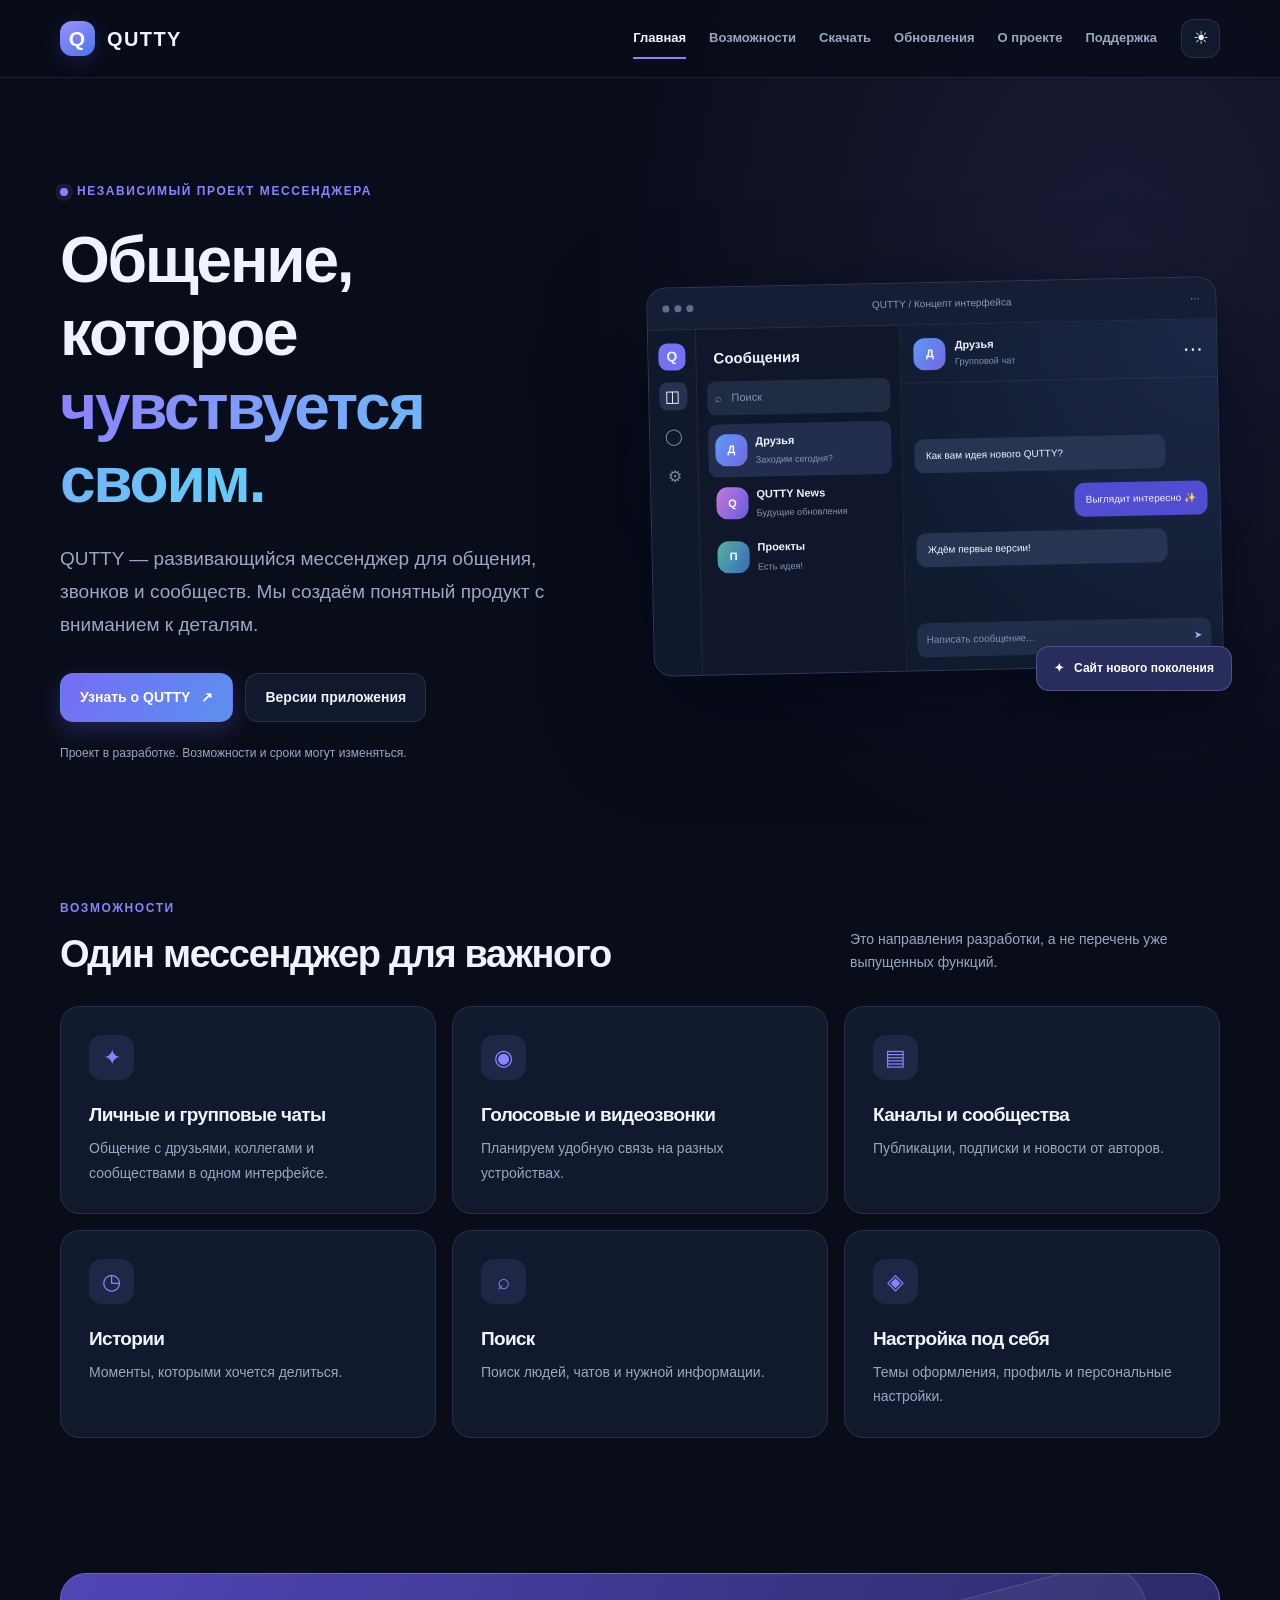
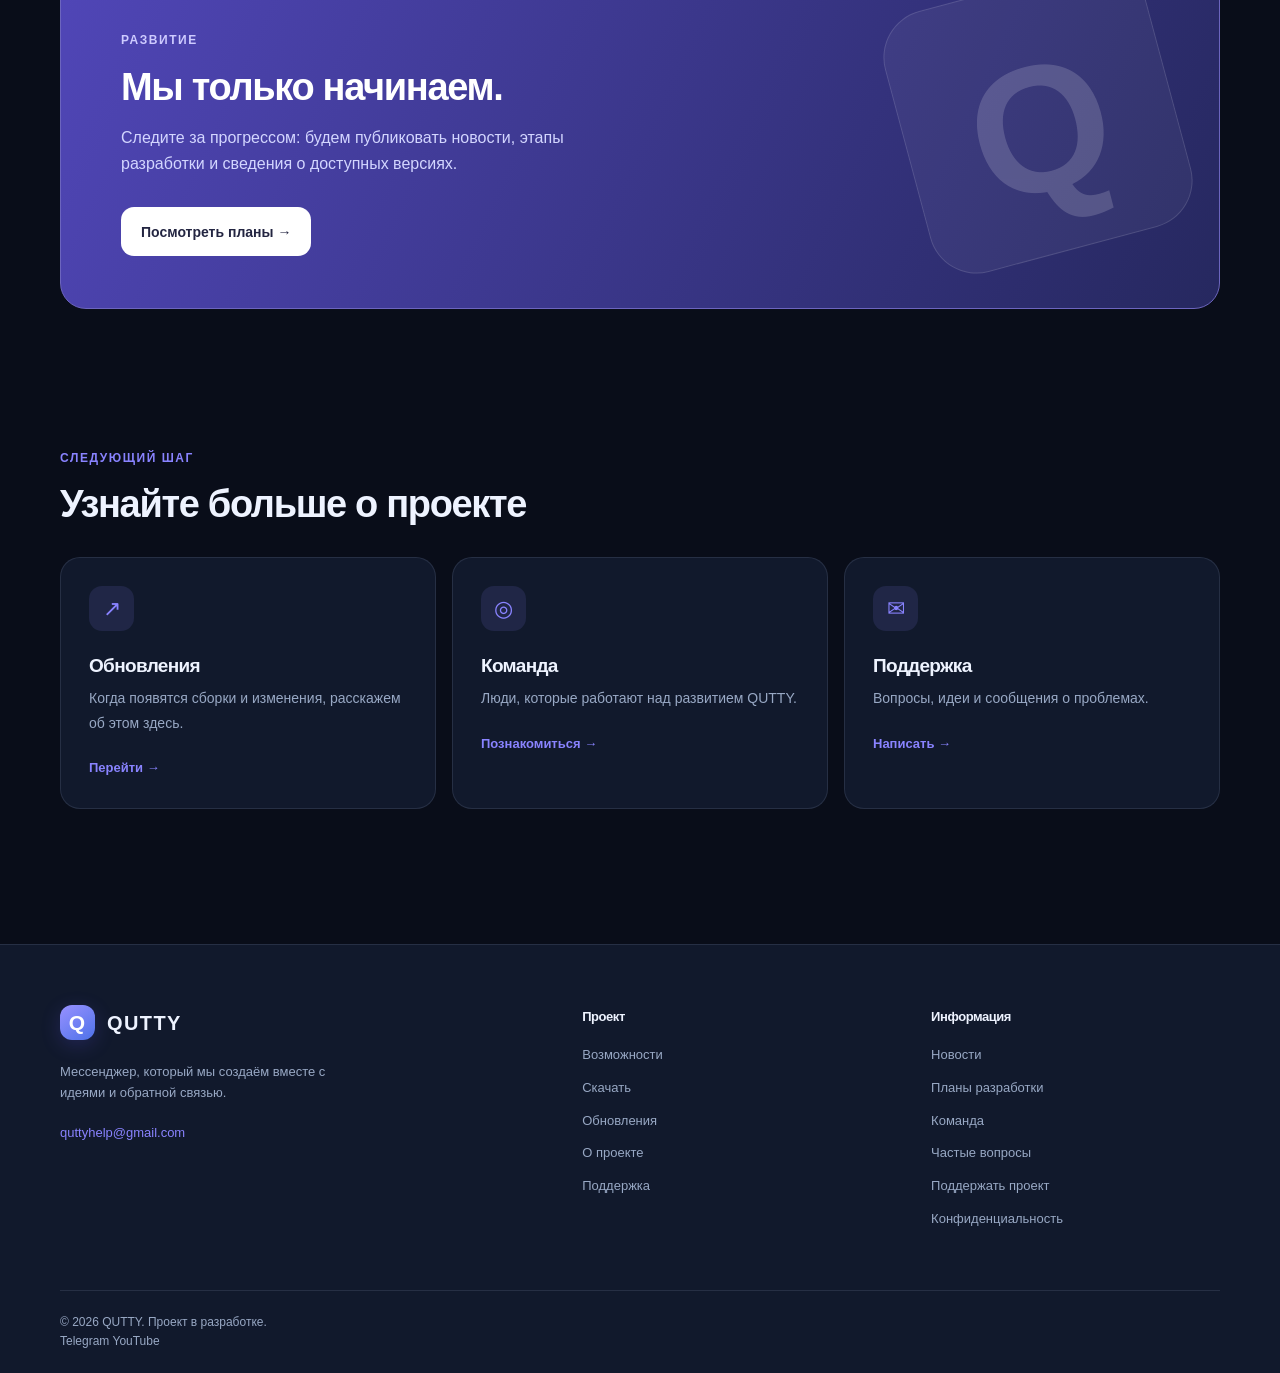
<file: index.html>
<!DOCTYPE html>
<html lang="ru">
<head>
  <meta charset="UTF-8">
  <meta name="viewport" content="width=device-width, initial-scale=1.0">
  <meta name="description" content="QUTTY — проект мессенджера для общения.">
  <title>Главная — QUTTY</title>
  <link rel="stylesheet" href="css/style.css">
  <script src="js/script.js" defer></script>
</head>
<body data-page="home">
  <div id="app"></div>
  <noscript>Для просмотра этого макета QUTTY включите JavaScript в браузере.</noscript>
</body>
</html>
</file>
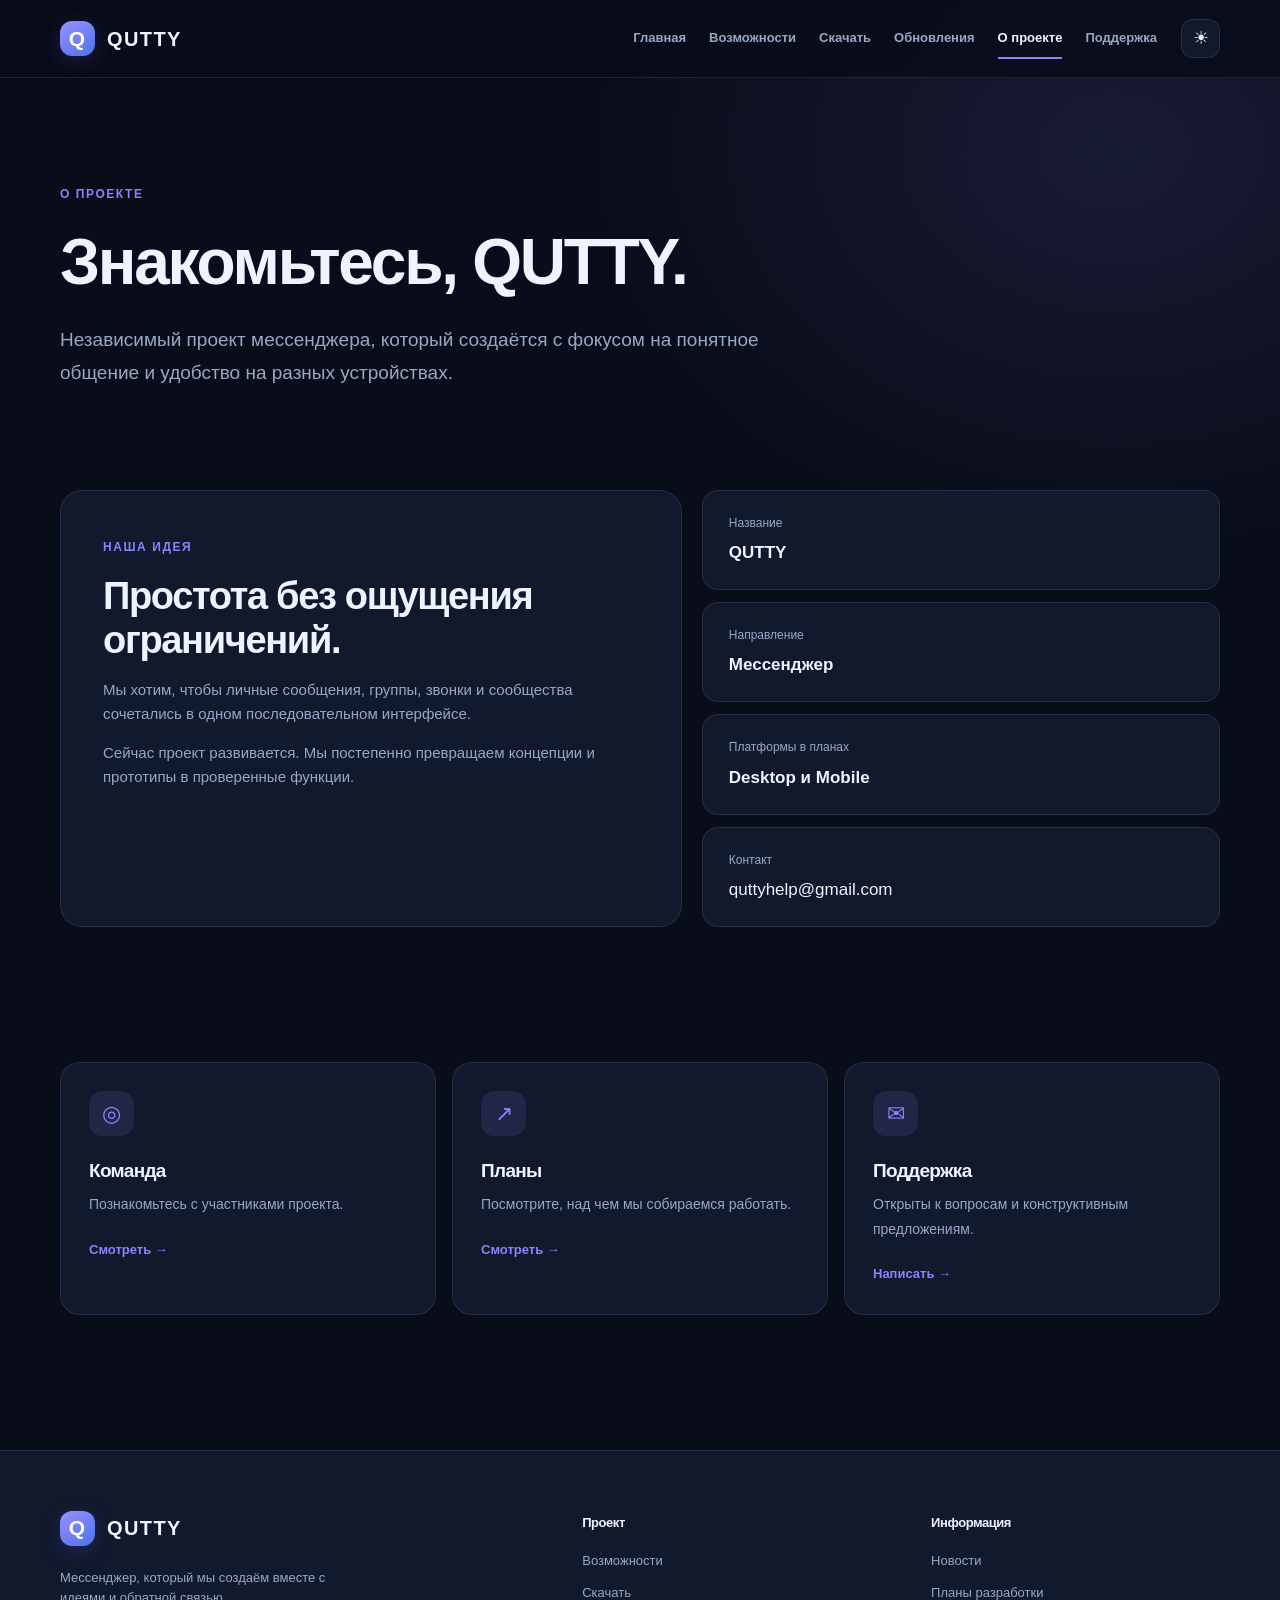
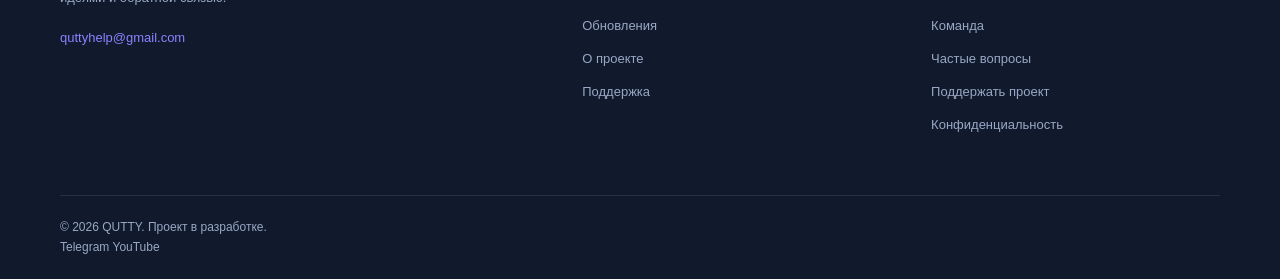
<file: about.html>
<!DOCTYPE html>
<html lang="ru">
<head>
  <meta charset="UTF-8">
  <meta name="viewport" content="width=device-width, initial-scale=1.0">
  <meta name="description" content="Информация о мессенджере QUTTY.">
  <title>О проекте — QUTTY</title>
  <link rel="stylesheet" href="css/style.css">
  <script src="js/script.js" defer></script>
</head>
<body data-page="about">
  <div id="app"></div>
  <noscript>Для просмотра этого макета QUTTY включите JavaScript в браузере.</noscript>
</body>
</html>
</file>
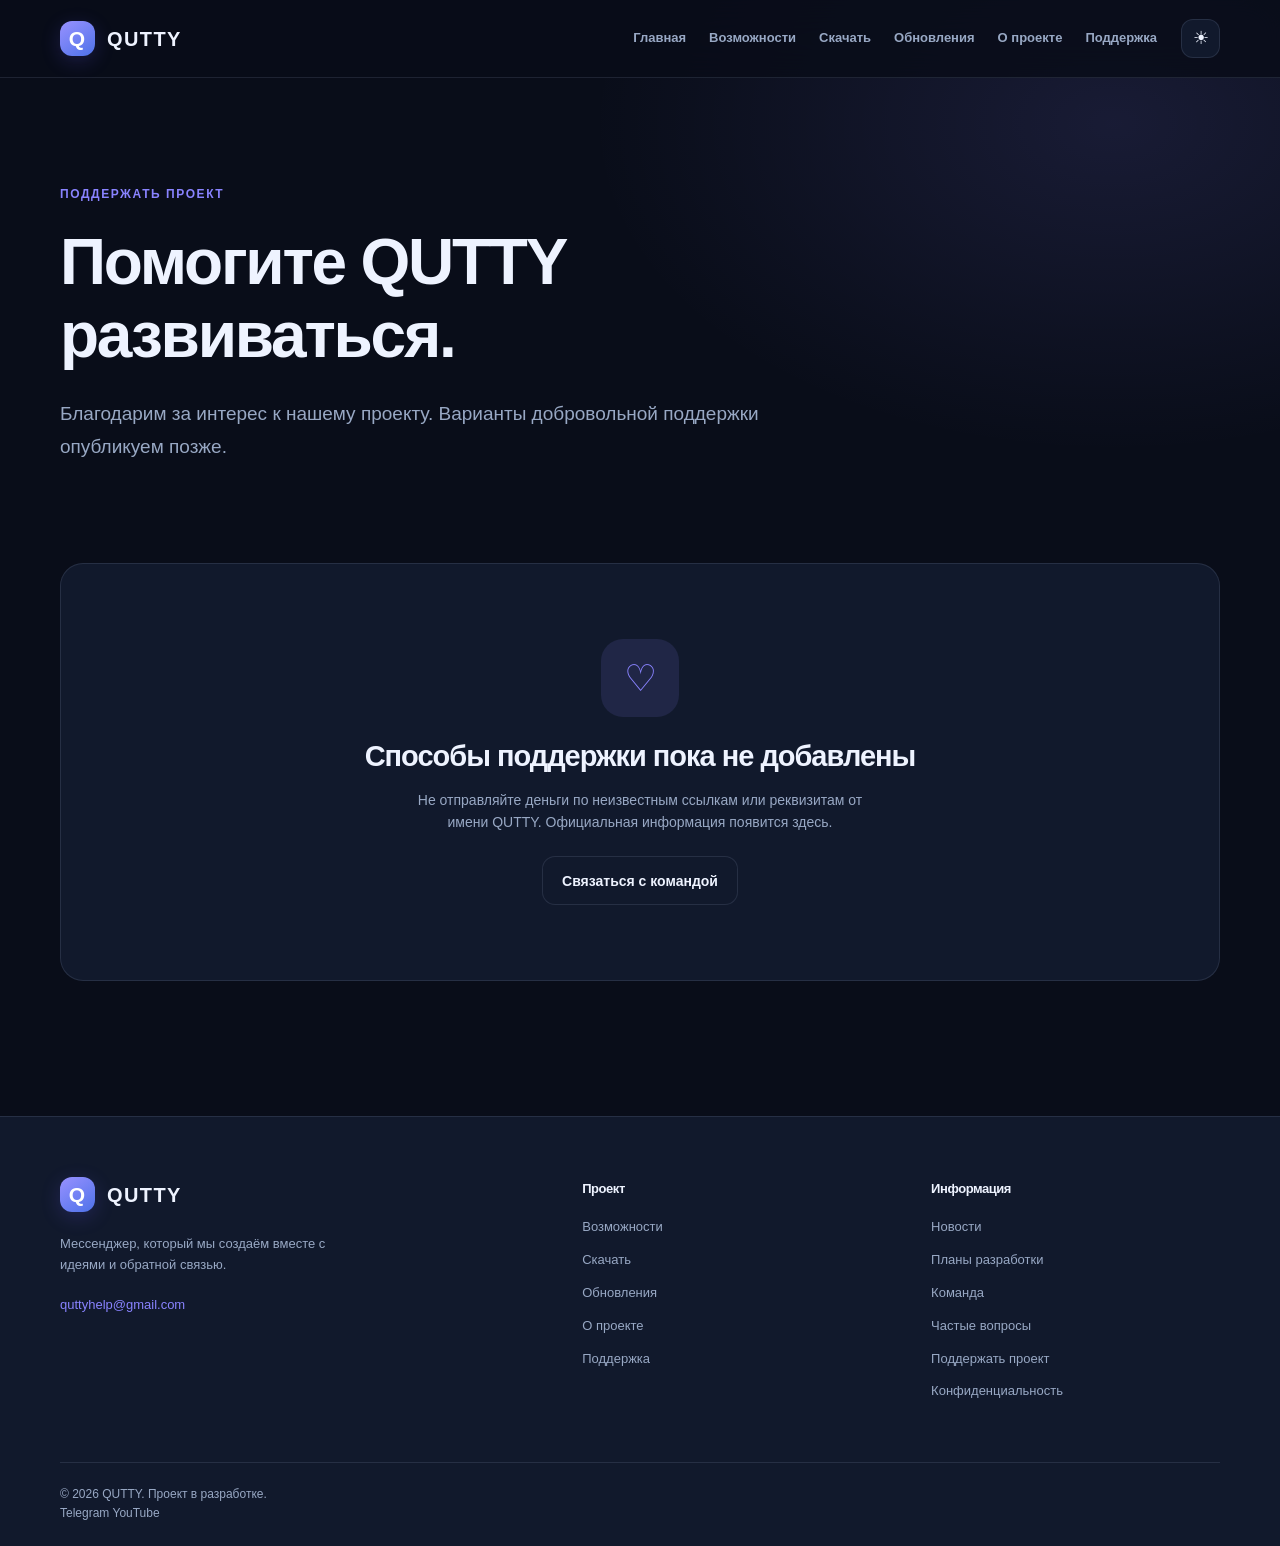
<file: donate.html>
<!DOCTYPE html>
<html lang="ru">
<head>
  <meta charset="UTF-8">
  <meta name="viewport" content="width=device-width, initial-scale=1.0">
  <meta name="description" content="Добровольная поддержка проекта QUTTY.">
  <title>Поддержать — QUTTY</title>
  <link rel="stylesheet" href="css/style.css">
  <script src="js/script.js" defer></script>
</head>
<body data-page="donate">
  <div id="app"></div>
  <noscript>Для просмотра этого макета QUTTY включите JavaScript в браузере.</noscript>
</body>
</html>
</file>
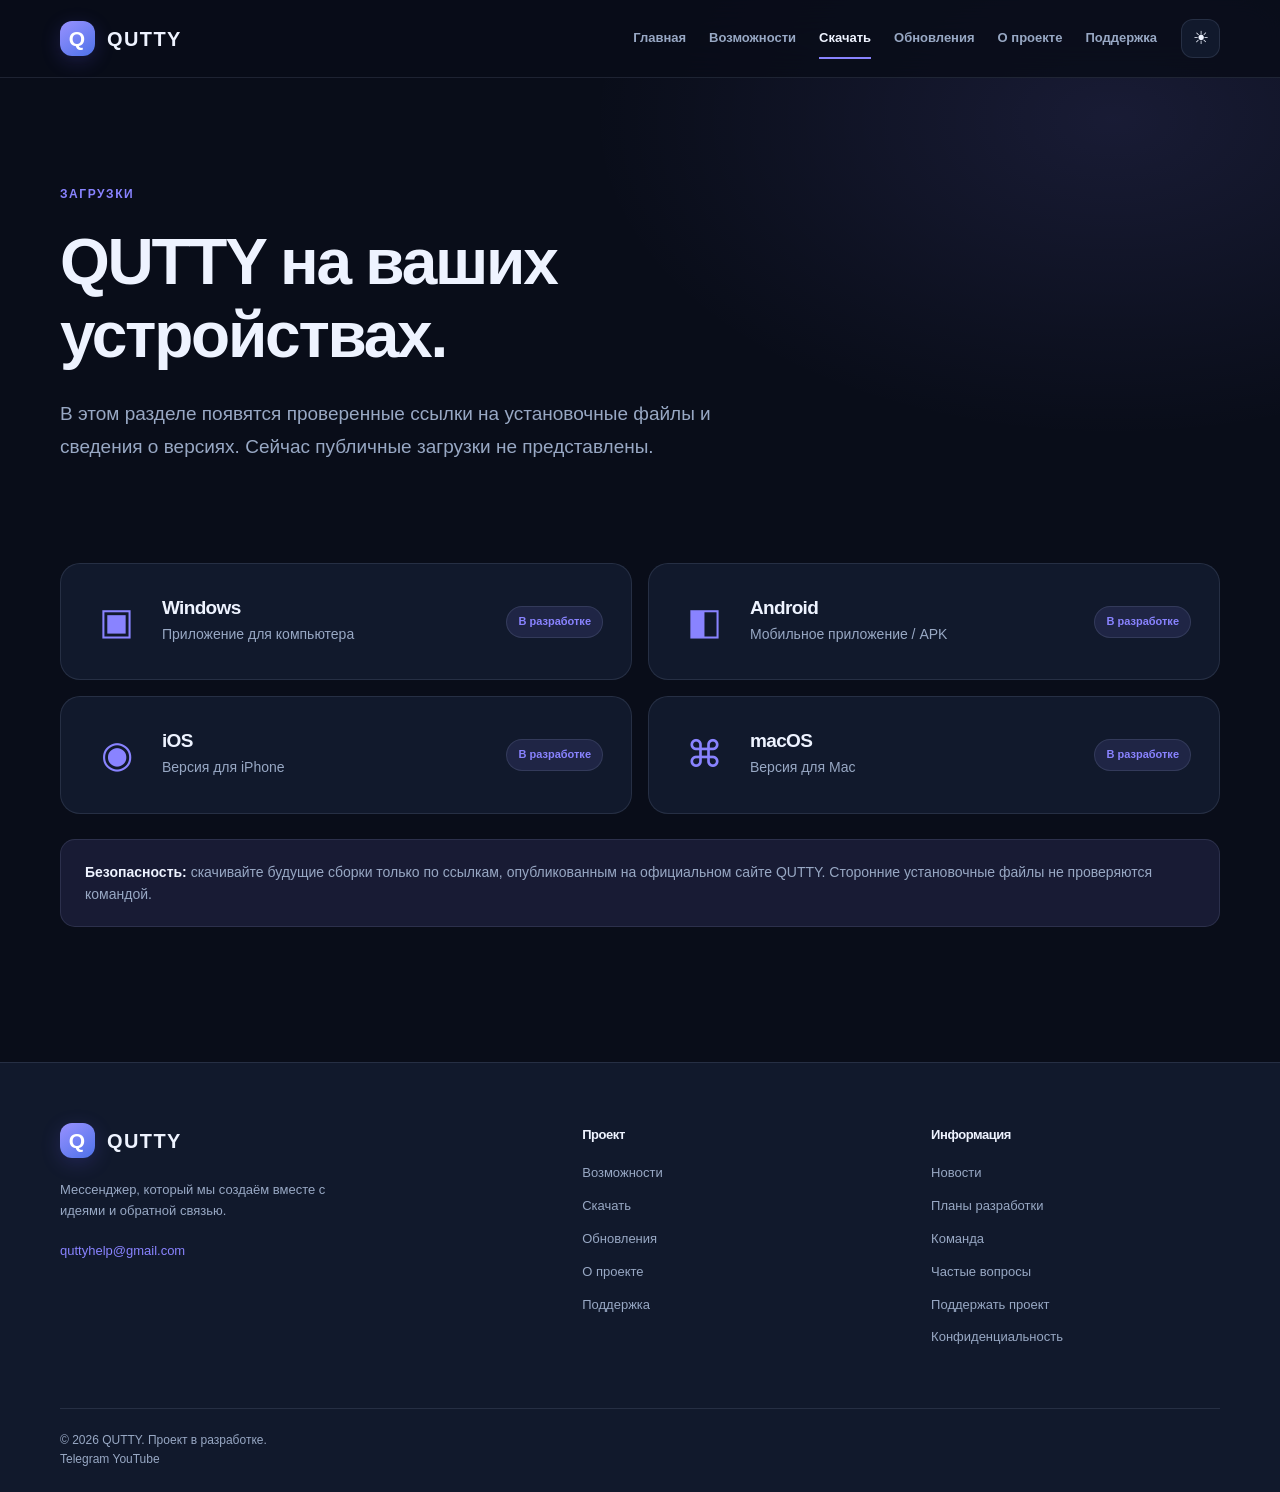
<file: download.html>
<!DOCTYPE html>
<html lang="ru">
<head>
  <meta charset="UTF-8">
  <meta name="viewport" content="width=device-width, initial-scale=1.0">
  <meta name="description" content="Информация о загрузках QUTTY для компьютера и телефона.">
  <title>Скачать — QUTTY</title>
  <link rel="stylesheet" href="css/style.css">
  <script src="js/script.js" defer></script>
</head>
<body data-page="download">
  <div id="app"></div>
  <noscript>Для просмотра этого макета QUTTY включите JavaScript в браузере.</noscript>
</body>
</html>
</file>
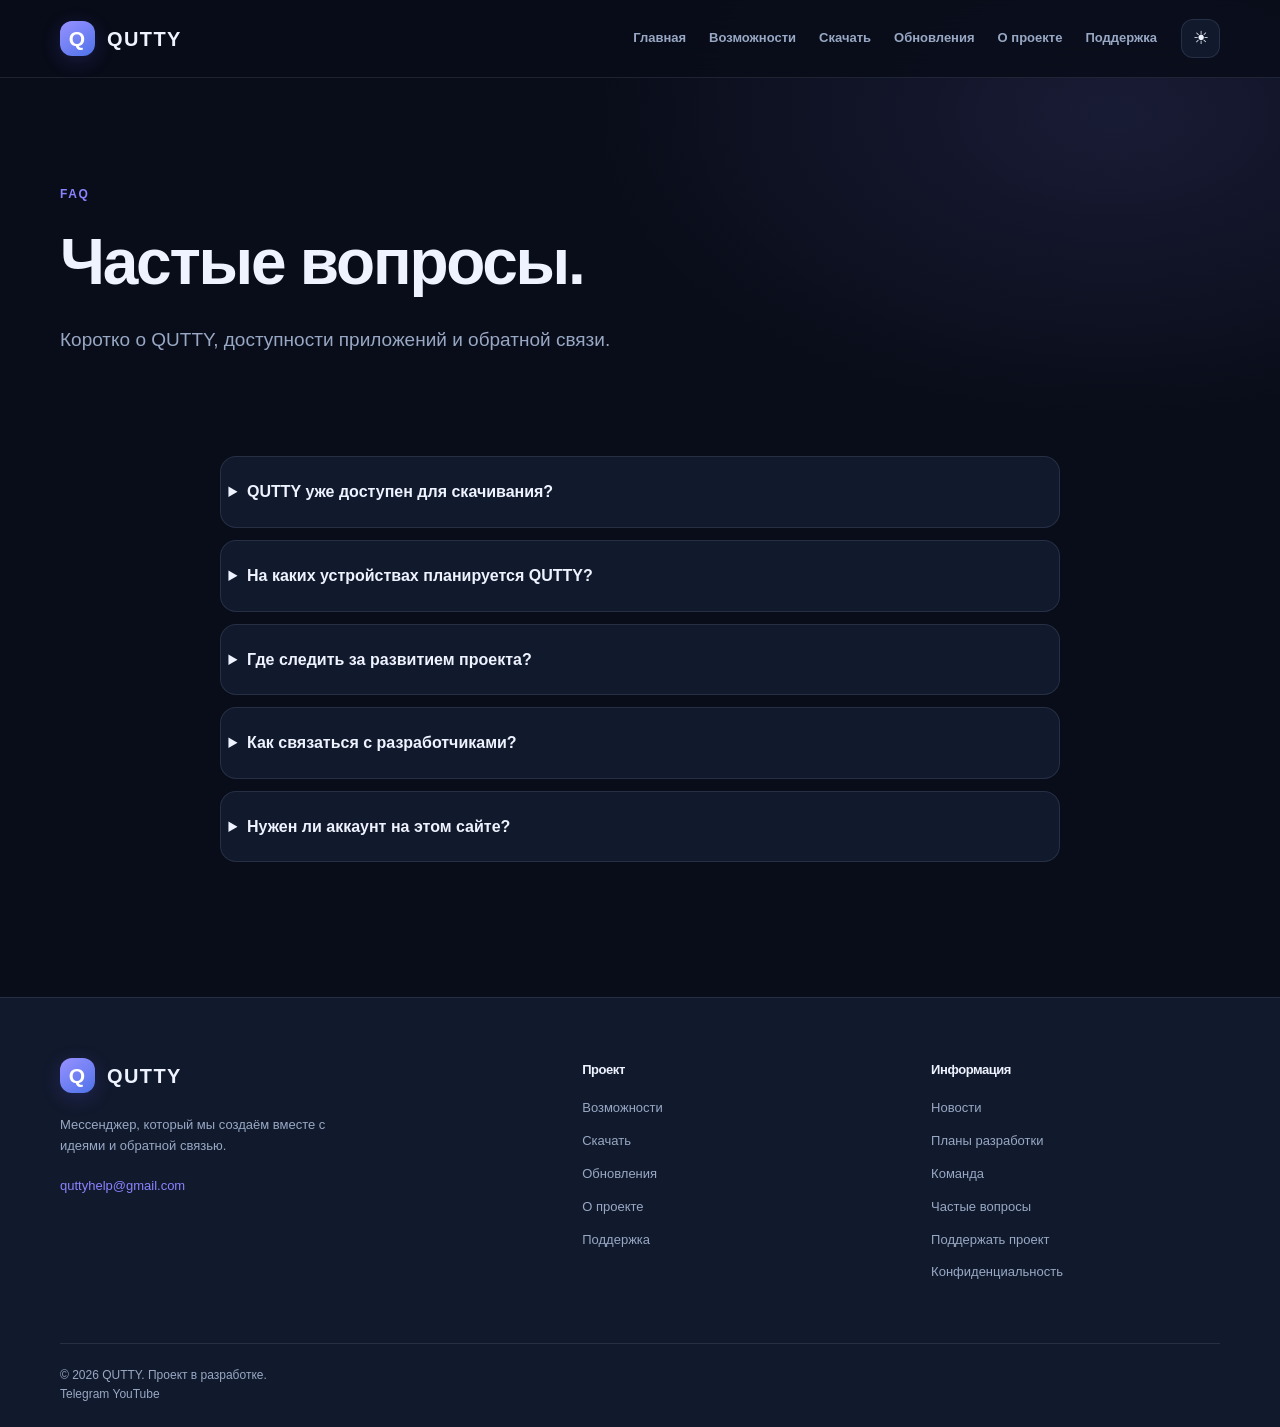
<file: faq.html>
<!DOCTYPE html>
<html lang="ru">
<head>
  <meta charset="UTF-8">
  <meta name="viewport" content="width=device-width, initial-scale=1.0">
  <meta name="description" content="Ответы на частые вопросы о QUTTY.">
  <title>FAQ — QUTTY</title>
  <link rel="stylesheet" href="css/style.css">
  <script src="js/script.js" defer></script>
</head>
<body data-page="faq">
  <div id="app"></div>
  <noscript>Для просмотра этого макета QUTTY включите JavaScript в браузере.</noscript>
</body>
</html>
</file>
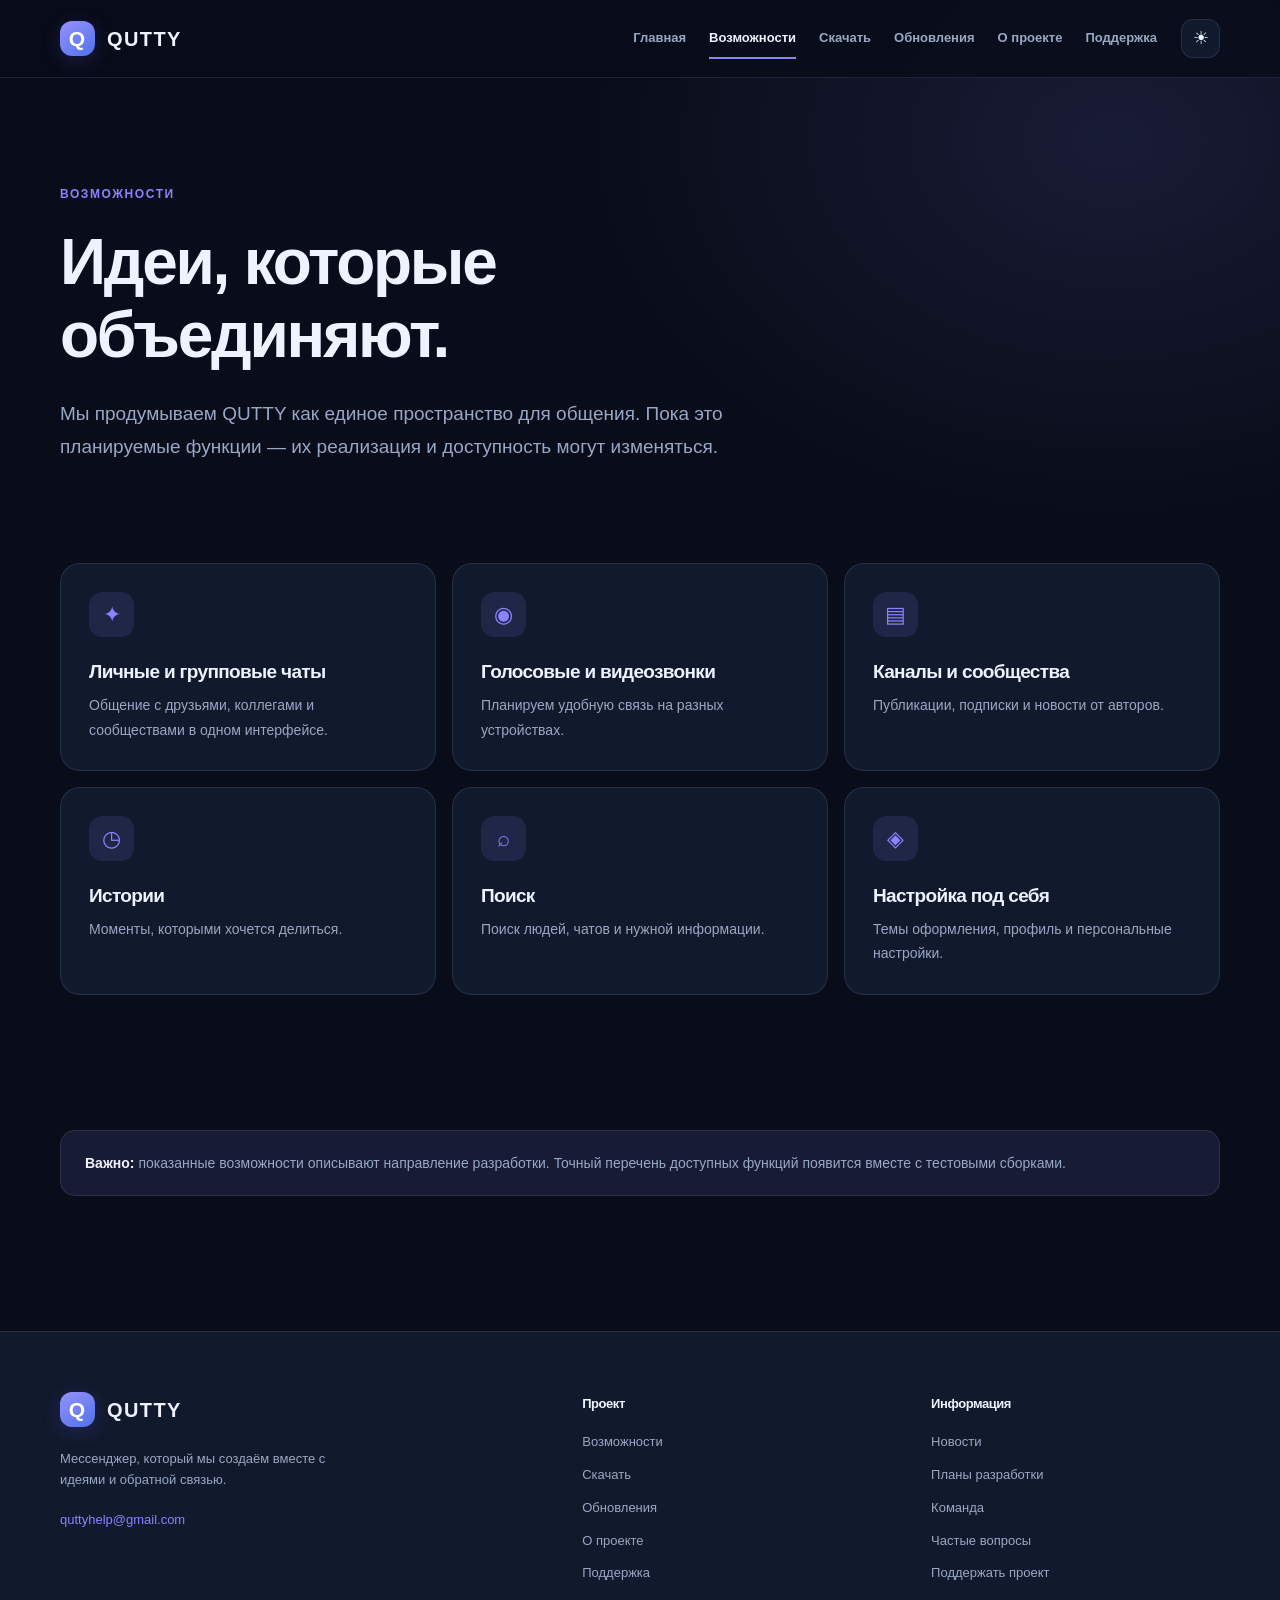
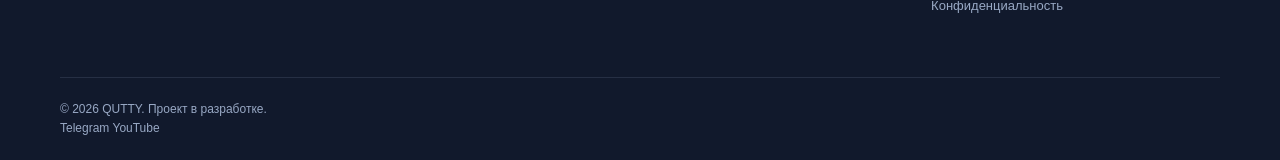
<file: features.html>
<!DOCTYPE html>
<html lang="ru">
<head>
  <meta charset="UTF-8">
  <meta name="viewport" content="width=device-width, initial-scale=1.0">
  <meta name="description" content="Планируемые возможности мессенджера QUTTY.">
  <title>Возможности — QUTTY</title>
  <link rel="stylesheet" href="css/style.css">
  <script src="js/script.js" defer></script>
</head>
<body data-page="features">
  <div id="app"></div>
  <noscript>Для просмотра этого макета QUTTY включите JavaScript в браузере.</noscript>
</body>
</html>
</file>
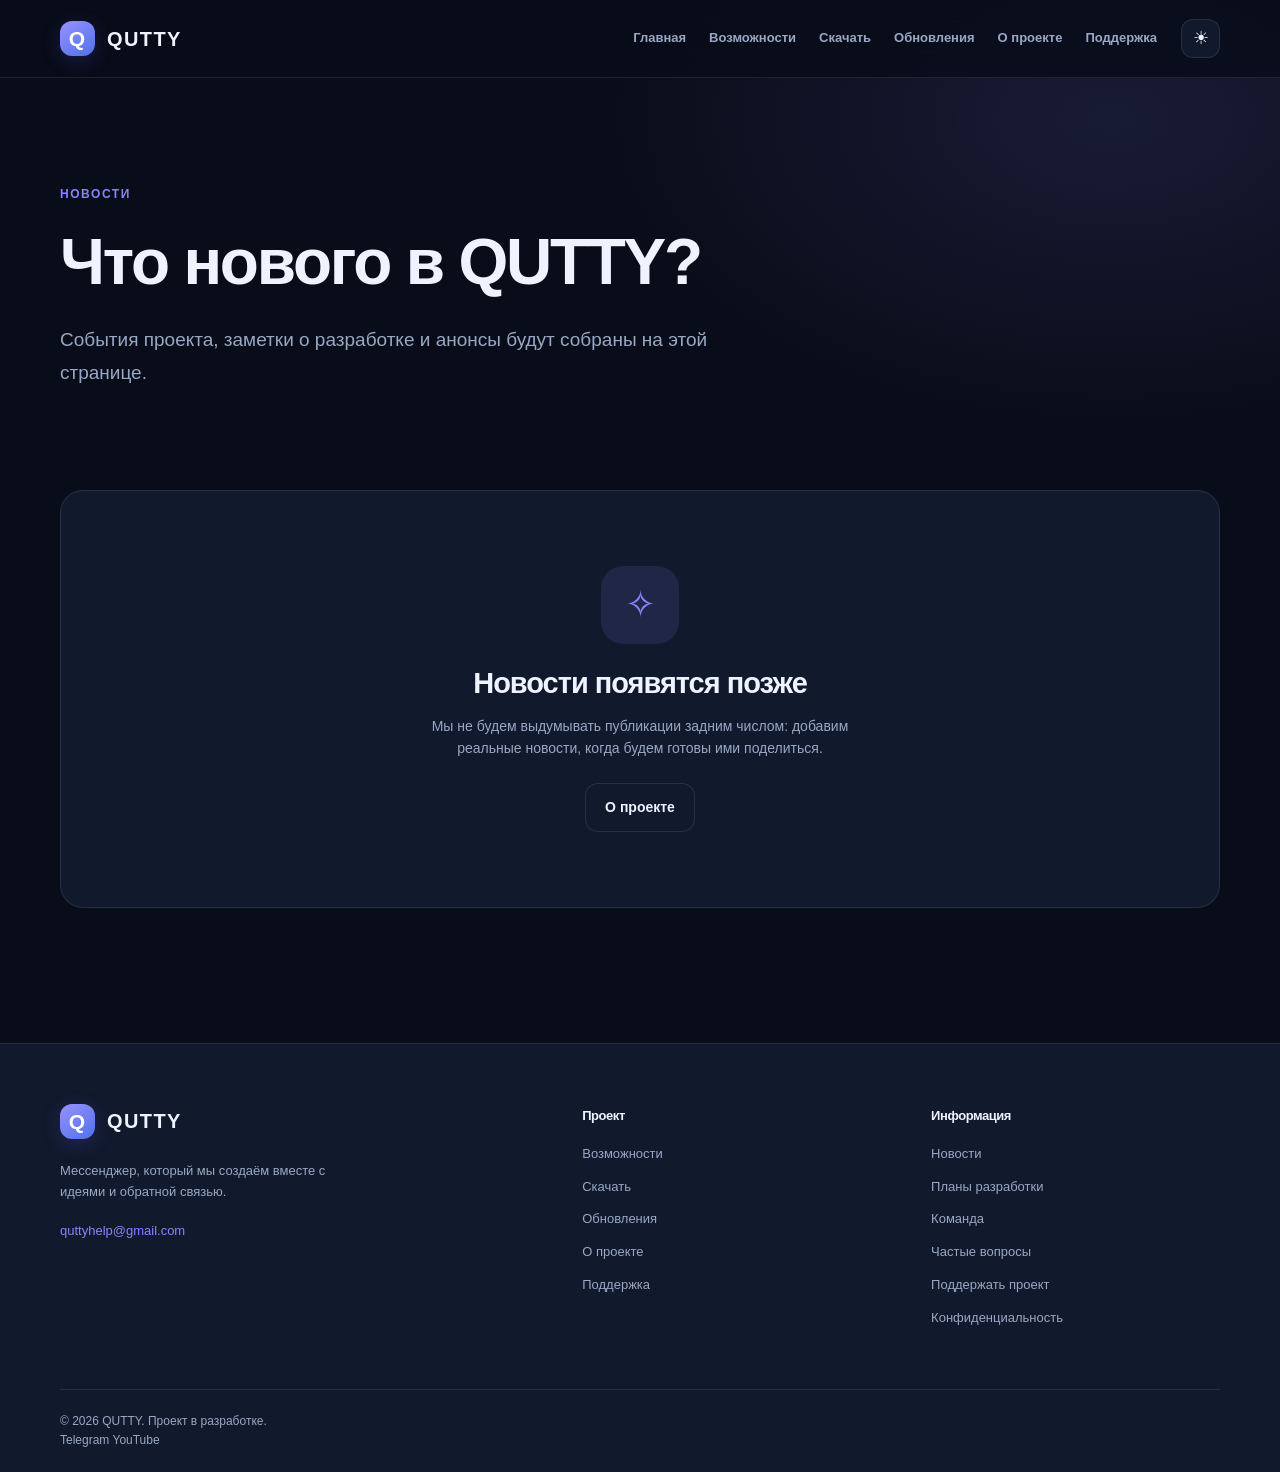
<file: news.html>
<!DOCTYPE html>
<html lang="ru">
<head>
  <meta charset="UTF-8">
  <meta name="viewport" content="width=device-width, initial-scale=1.0">
  <meta name="description" content="Новости и объявления проекта QUTTY.">
  <title>Новости — QUTTY</title>
  <link rel="stylesheet" href="css/style.css">
  <script src="js/script.js" defer></script>
</head>
<body data-page="news">
  <div id="app"></div>
  <noscript>Для просмотра этого макета QUTTY включите JavaScript в браузере.</noscript>
</body>
</html>
</file>
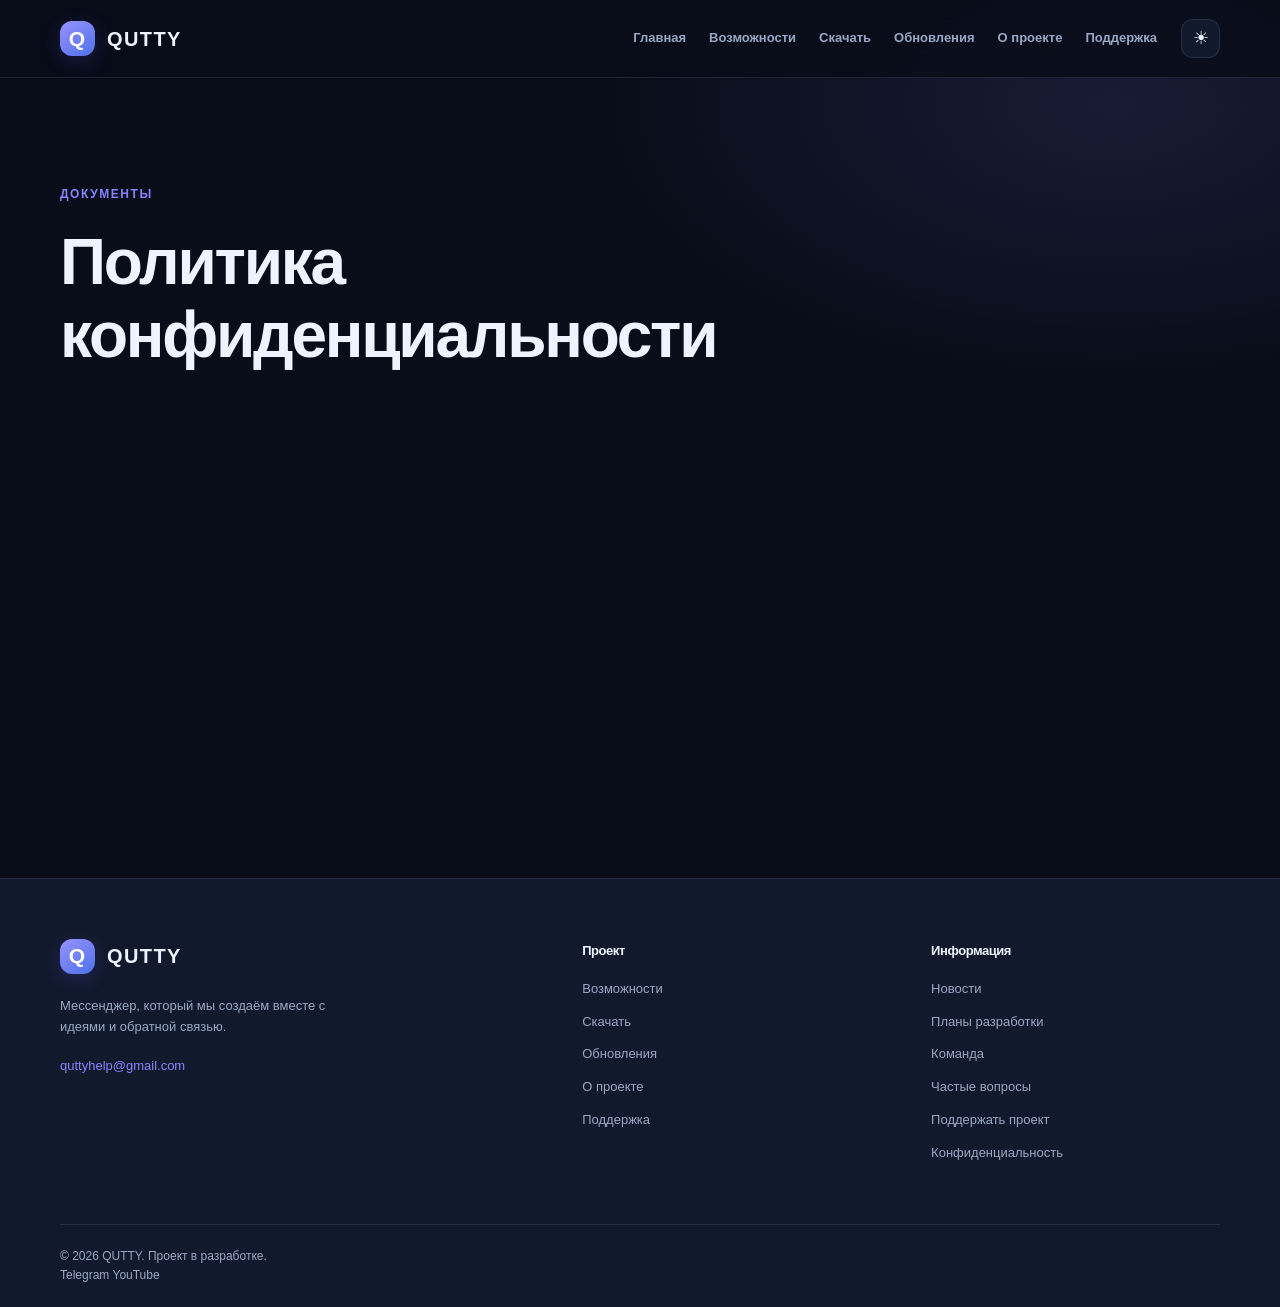
<file: privacy.html>
<!DOCTYPE html>
<html lang="ru">
<head>
  <meta charset="UTF-8">
  <meta name="viewport" content="width=device-width, initial-scale=1.0">
  <meta name="description" content="Политика конфиденциальности QUTTY.">
  <title>Политика конфиденциальности — QUTTY</title>
  <link rel="stylesheet" href="css/style.css">
  <script src="js/script.js" defer></script>
</head>
<body data-page="privacy">
  <div id="app"></div>
  <noscript>Для просмотра этого макета QUTTY включите JavaScript в браузере.</noscript>
</body>
</html>
</file>
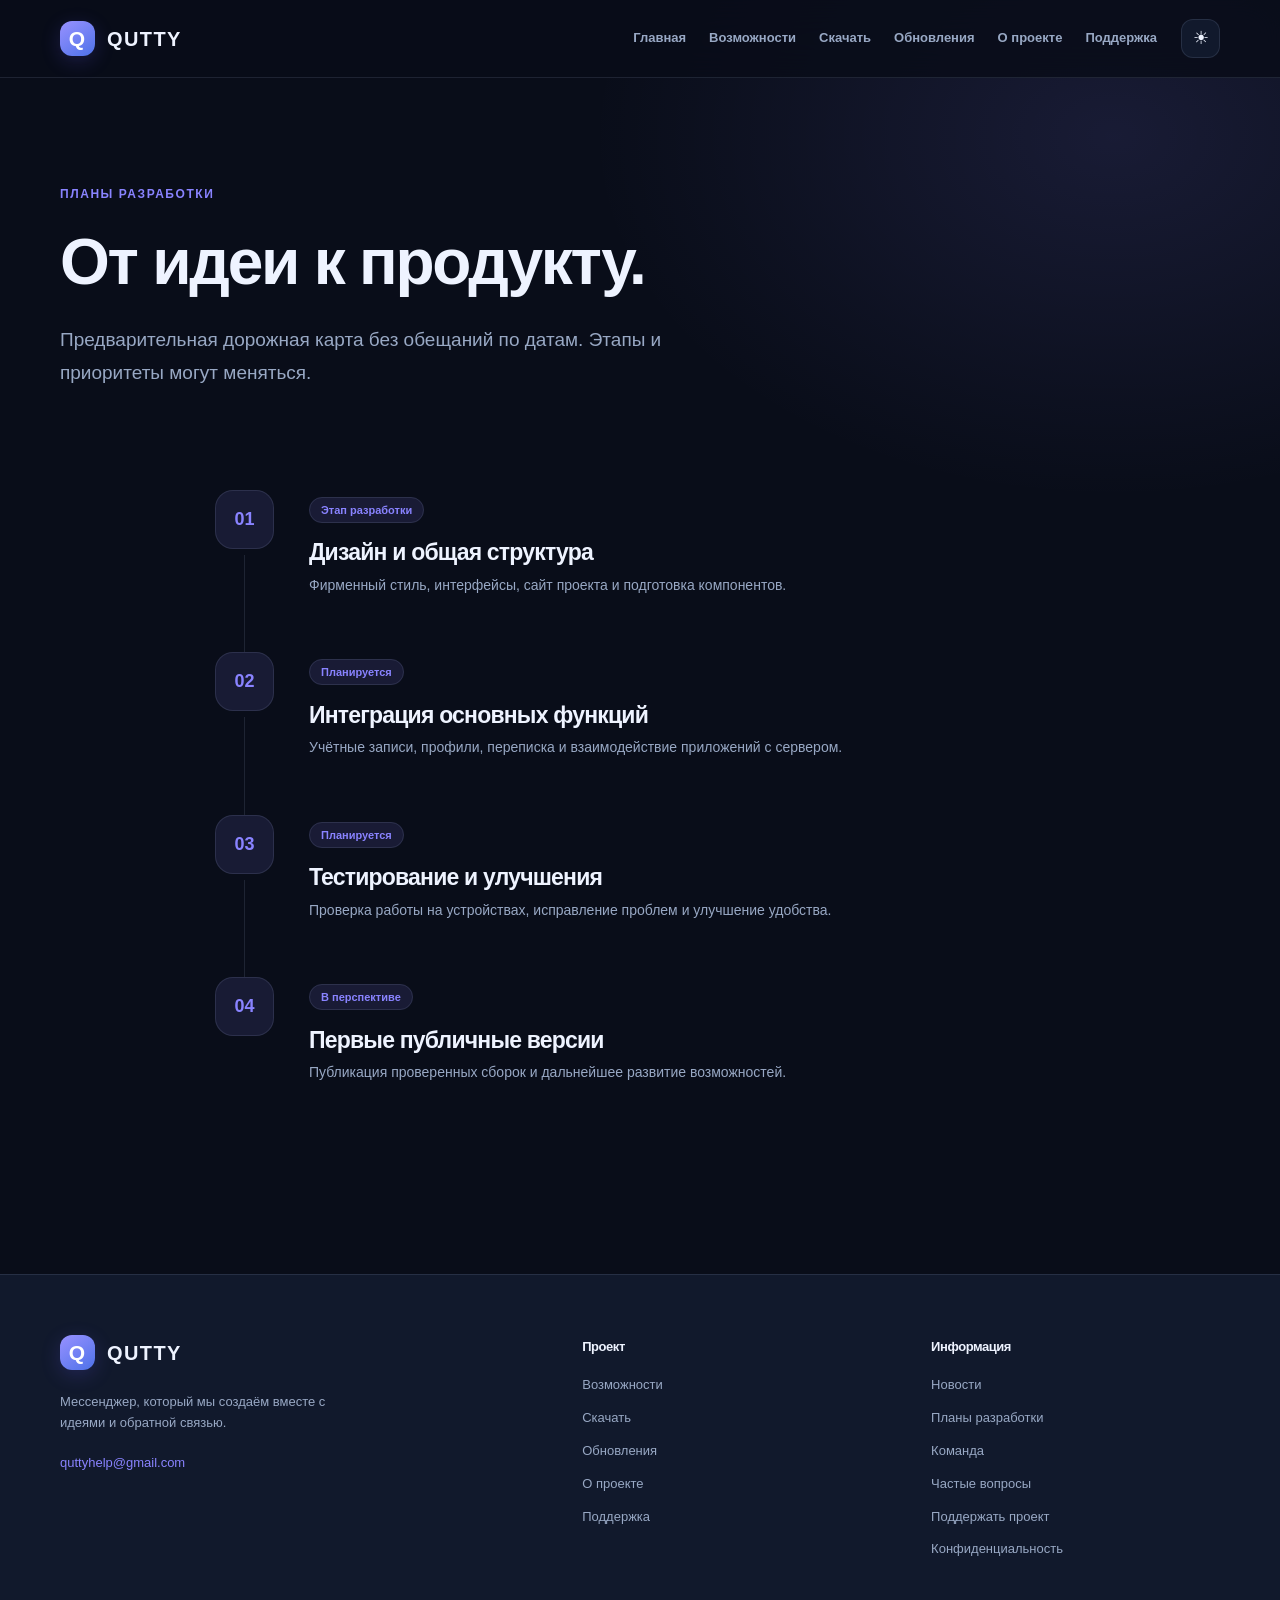
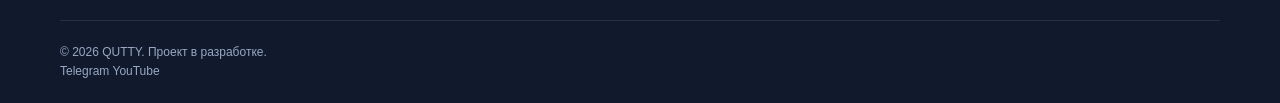
<file: roadmap.html>
<!DOCTYPE html>
<html lang="ru">
<head>
  <meta charset="UTF-8">
  <meta name="viewport" content="width=device-width, initial-scale=1.0">
  <meta name="description" content="Дорожная карта QUTTY.">
  <title>Планы разработки — QUTTY</title>
  <link rel="stylesheet" href="css/style.css">
  <script src="js/script.js" defer></script>
</head>
<body data-page="roadmap">
  <div id="app"></div>
  <noscript>Для просмотра этого макета QUTTY включите JavaScript в браузере.</noscript>
</body>
</html>
</file>
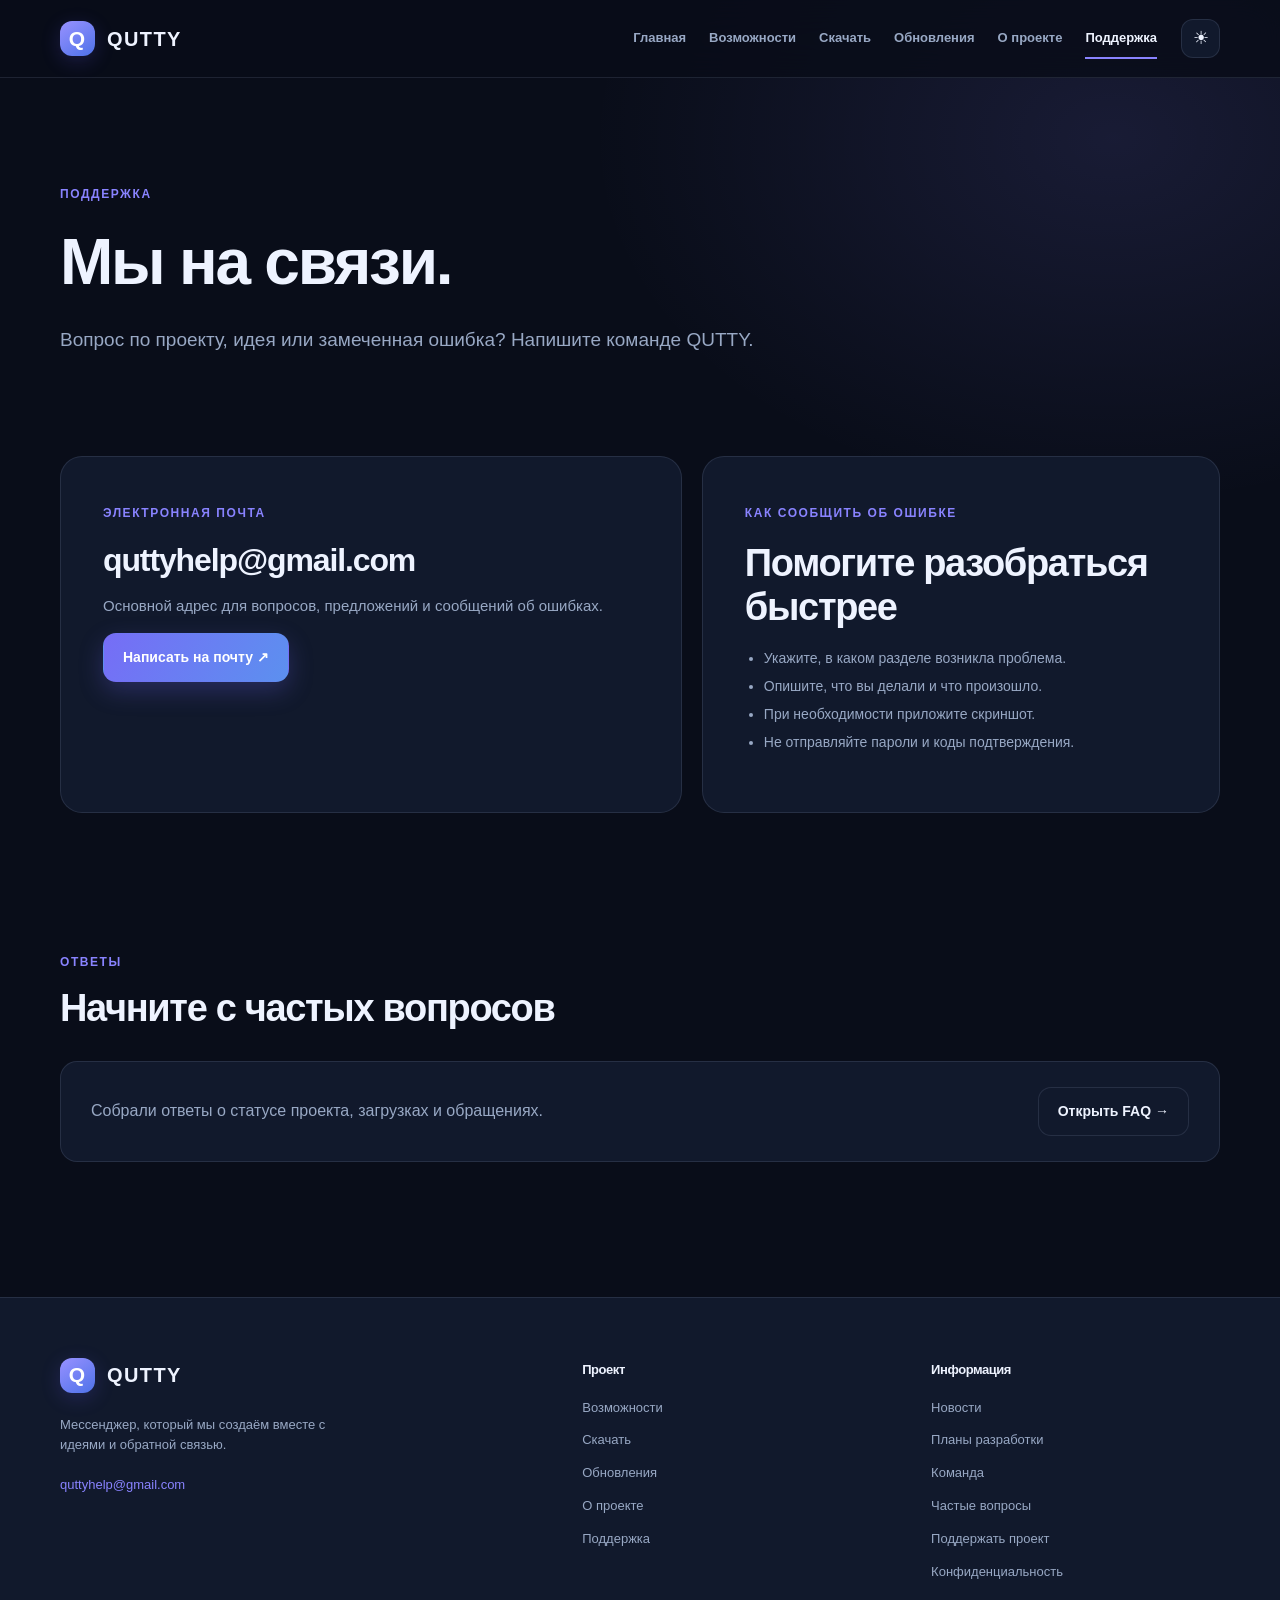
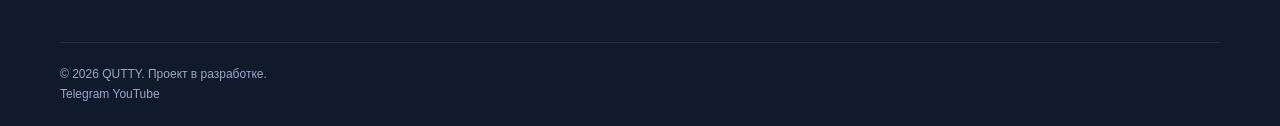
<file: support.html>
<!DOCTYPE html>
<html lang="ru">
<head>
  <meta charset="UTF-8">
  <meta name="viewport" content="width=device-width, initial-scale=1.0">
  <meta name="description" content="Связаться с поддержкой QUTTY.">
  <title>Поддержка — QUTTY</title>
  <link rel="stylesheet" href="css/style.css">
  <script src="js/script.js" defer></script>
</head>
<body data-page="support">
  <div id="app"></div>
  <noscript>Для просмотра этого макета QUTTY включите JavaScript в браузере.</noscript>
</body>
</html>
</file>
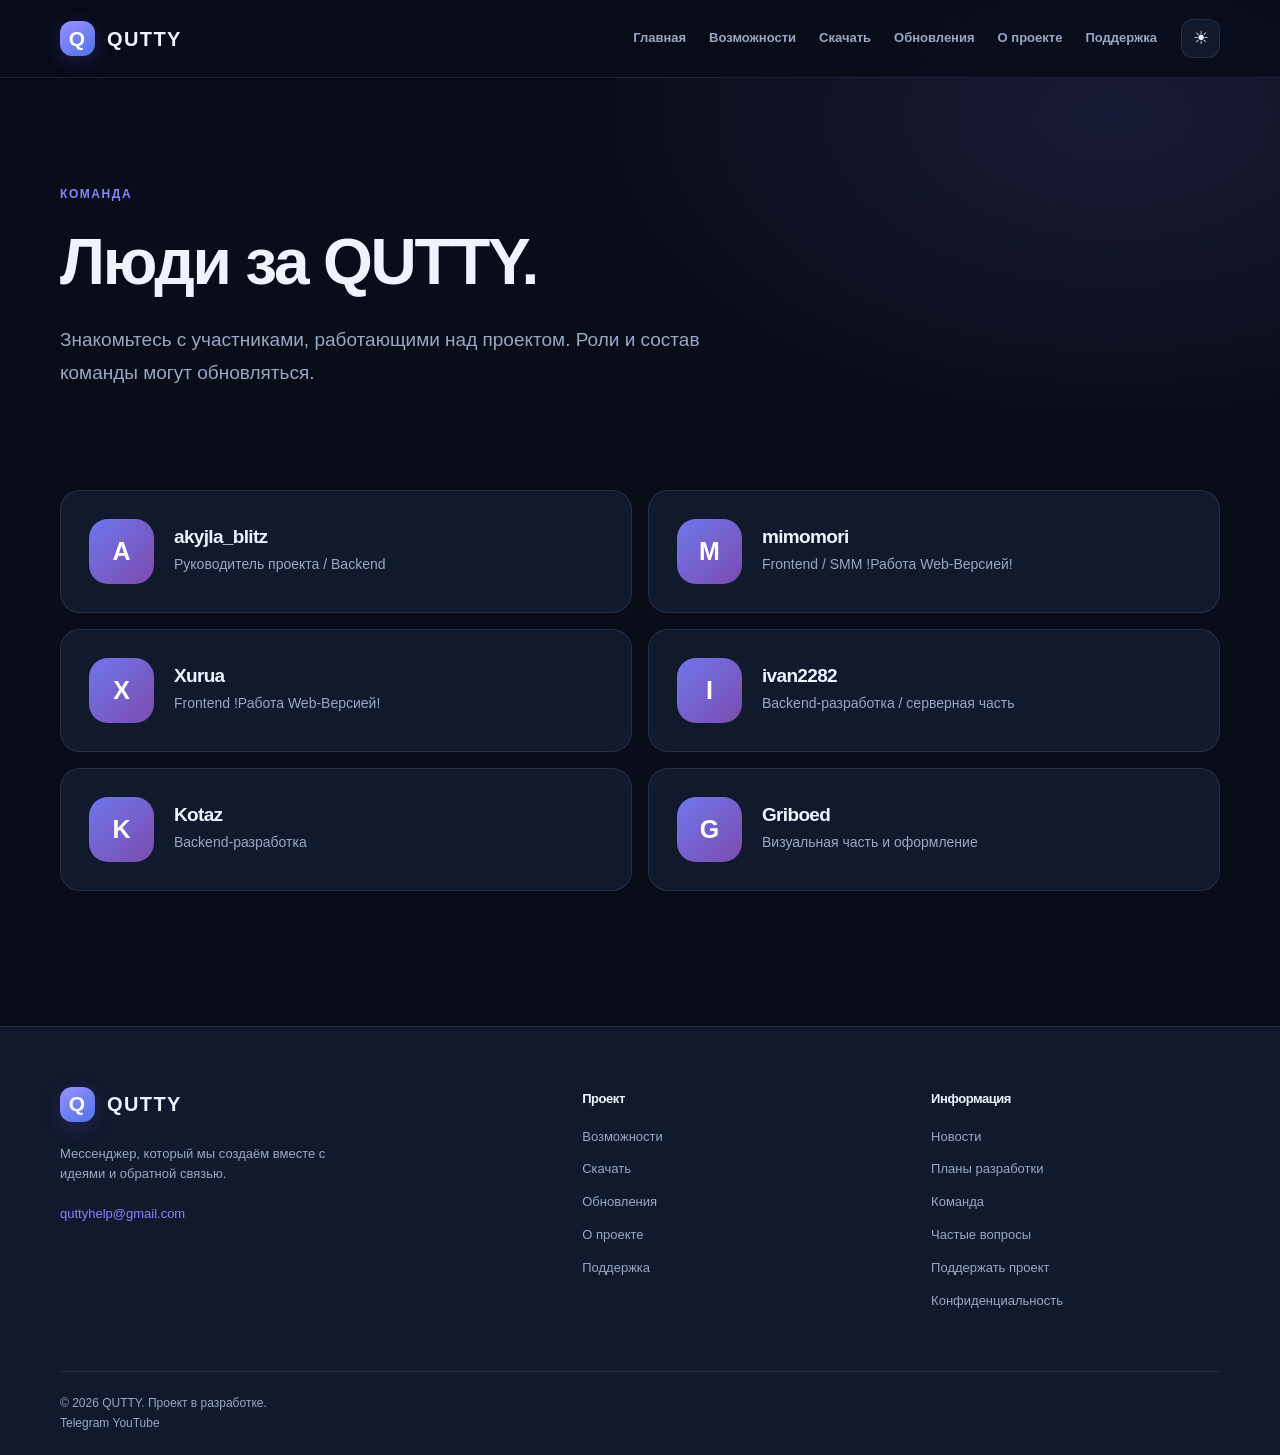
<file: team.html>
<!DOCTYPE html>
<html lang="ru">
<head>
  <meta charset="UTF-8">
  <meta name="viewport" content="width=device-width, initial-scale=1.0">
  <meta name="description" content="Участники команды QUTTY.">
  <title>Команда — QUTTY</title>
  <link rel="stylesheet" href="css/style.css">
  <script src="js/script.js" defer></script>
</head>
<body data-page="team">
  <div id="app"></div>
  <noscript>Для просмотра этого макета QUTTY включите JavaScript в браузере.</noscript>
</body>
</html>
</file>
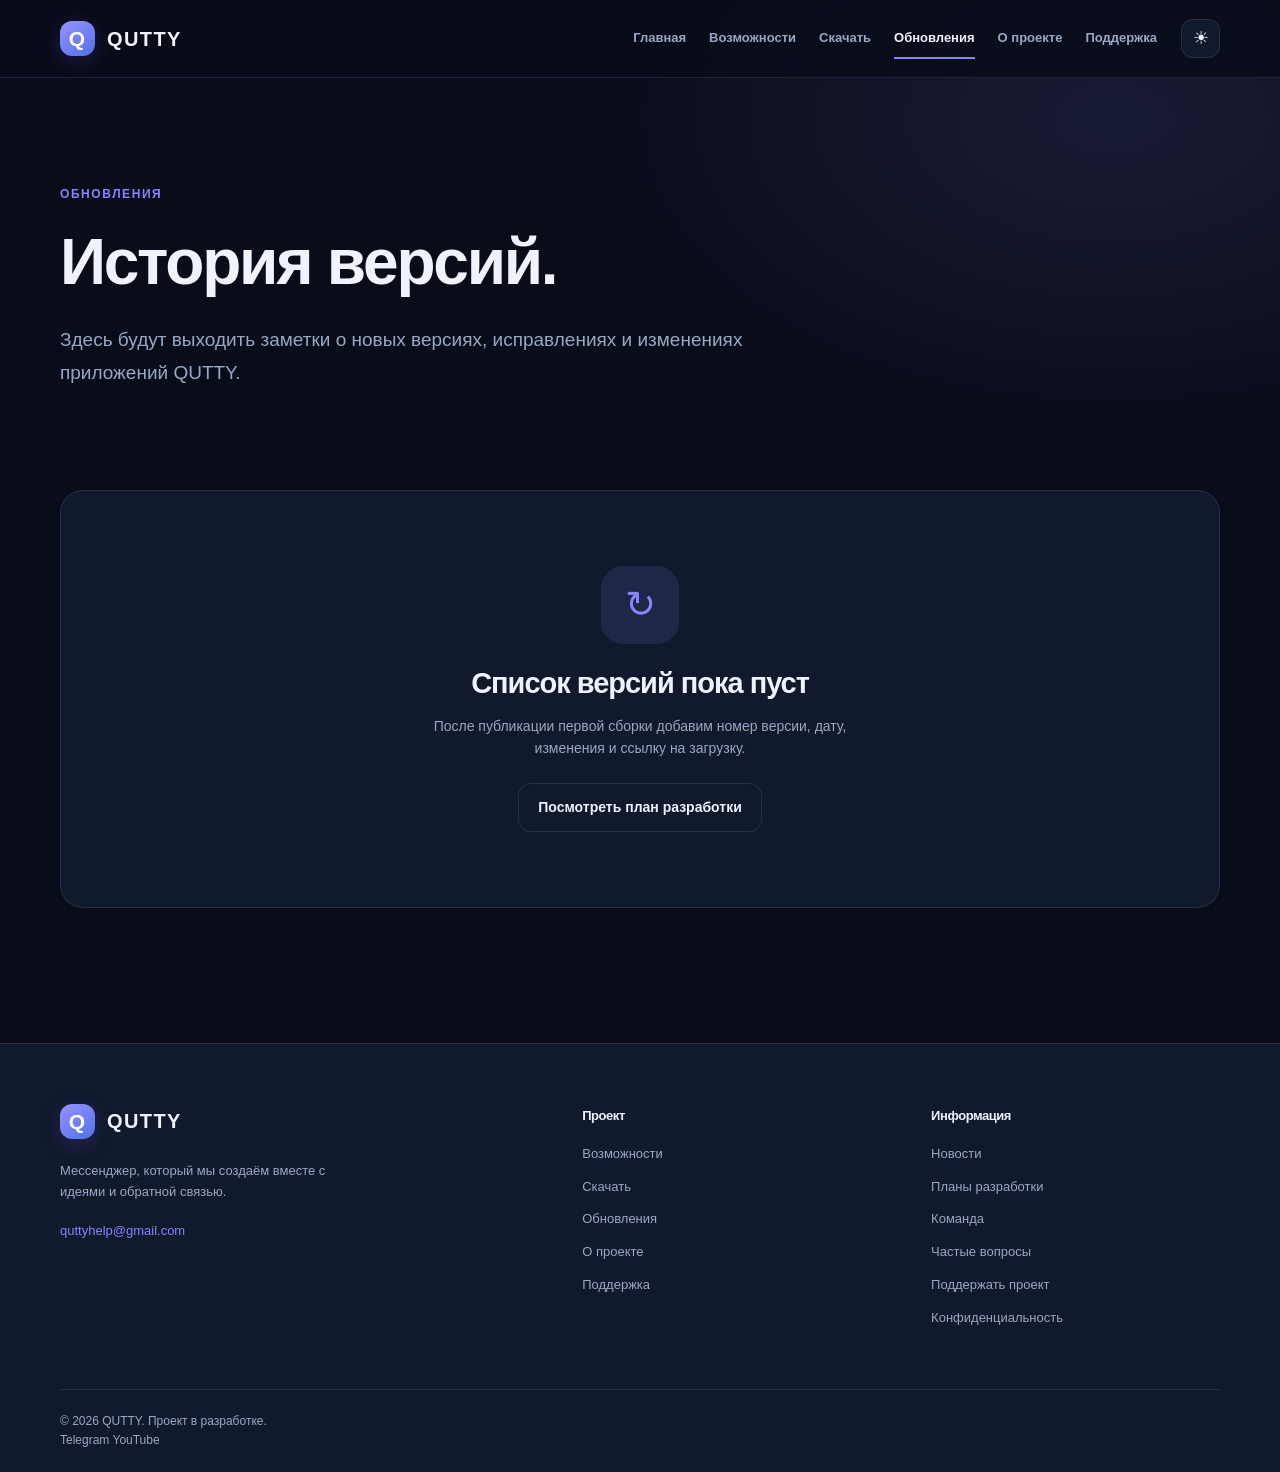
<file: updates.html>
<!DOCTYPE html>
<html lang="ru">
<head>
  <meta charset="UTF-8">
  <meta name="viewport" content="width=device-width, initial-scale=1.0">
  <meta name="description" content="Список обновлений и история версий QUTTY.">
  <title>Обновления — QUTTY</title>
  <link rel="stylesheet" href="css/style.css">
  <script src="js/script.js" defer></script>
</head>
<body data-page="updates">
  <div id="app"></div>
  <noscript>Для просмотра этого макета QUTTY включите JavaScript в браузере.</noscript>
</body>
</html>
</file>
<file: css/style.css>
:root {
  color-scheme: dark;
  --bg: #090d19;
  --surface: #11192c;
  --surface-2: #17223a;
  --text: #eef3ff;
  --muted: #98a8c4;
  --line: rgba(174, 190, 230, .13);
  --brand: #8983ff;
  --brand-2: #5cbefa;
  --soft: rgba(137, 131, 255, .12);
  --header: rgba(9, 13, 25, .83);
  --shadow: 0 24px 80px rgba(0, 0, 0, .25);
}
:root[data-theme="light"] {
  color-scheme: light;
  --bg: #f7f9ff;
  --surface: #ffffff;
  --surface-2: #eff3ff;
  --text: #161c31;
  --muted: #5c6982;
  --line: rgba(42, 57, 91, .12);
  --brand: #655ce6;
  --brand-2: #2780d1;
  --soft: rgba(101, 92, 230, .08);
  --header: rgba(247, 249, 255, .87);
  --shadow: 0 24px 65px rgba(43, 66, 114, .09);
}
* { box-sizing: border-box; }
html { scroll-behavior: smooth; }
body {
  margin: 0;
  background: radial-gradient(ellipse 48% 25% at 87% 8%, var(--soft), transparent 85%), var(--bg);
  color: var(--text);
  font-family: Inter, -apple-system, BlinkMacSystemFont, "Segoe UI", Arial, sans-serif;
  line-height: 1.6;
  min-height: 100vh;
}
button, a { -webkit-tap-highlight-color: transparent; }
button { font: inherit; cursor: pointer; }
a { color: inherit; text-decoration: none; }
a:focus-visible, button:focus-visible, summary:focus-visible { outline: 3px solid var(--brand); outline-offset: 4px; }
.container { width: min(1160px, calc(100% - 48px)); margin-inline: auto; }
.site-header { height: 78px; position: sticky; top: 0; z-index: 20; backdrop-filter: blur(18px); background: var(--header); border-bottom: 1px solid var(--line); }
.header-inner { height: 100%; display: flex; align-items: center; gap: 24px; justify-content: space-between; }
.brand { display: inline-flex; align-items: center; gap: 12px; letter-spacing: .07em; font-size: 20px; font-weight: 850; white-space: nowrap; }
.brand-mark { width: 35px; height: 35px; border-radius: 12px; background: linear-gradient(145deg, #9891ff, #4e72e9); color: white; display: inline-grid; place-items: center; font-size: 21px; font-weight: 900; box-shadow: 0 5px 20px rgba(103, 88, 255, .2); }
.nav-links { display: flex; align-items: center; gap: clamp(12px, 1.8vw, 28px); margin-left: auto; }
.nav-links a { font-size: 13px; font-weight: 600; color: var(--muted); transition: color .2s; white-space: nowrap; }
.nav-links a:hover, .nav-links a[aria-current="page"] { color: var(--text); }
.nav-links a[aria-current="page"] { position: relative; }
.nav-links a[aria-current="page"]::after { content: ''; position: absolute; height: 2px; bottom: -10px; left: 0; right: 0; background: var(--brand); }
.header-actions { display: flex; align-items: center; gap: 8px; }
.theme-toggle, .menu-toggle { border: 1px solid var(--line); background: var(--surface); color: var(--text); width: 39px; height: 39px; border-radius: 12px; display: grid; place-items: center; font-size: 18px; }
.menu-toggle { display: none; }
.hero { min-height: 675px; padding-block: 100px 64px; display: grid; grid-template-columns: 1fr 1.05fr; gap: 48px; align-items: center; }
.hero-copy { position: relative; z-index: 1; }
.eyebrow { color: var(--brand); display: inline-flex; align-items: center; gap: 9px; font-size: 12px; font-weight: 800; text-transform: uppercase; letter-spacing: .13em; }
.pulse-dot { background: var(--brand); width: 8px; height: 8px; border-radius: 50%; box-shadow: 0 0 0 5px var(--soft); }
h1, h2, h3, p { margin-top: 0; }
h1, h2, h3 { line-height: 1.15; letter-spacing: -.035em; }
h1 { font-size: clamp(44px, 5vw, 72px); margin: 20px 0 24px; }
h2 { font-size: clamp(27px, 3vw, 38px); margin-bottom: 15px; }
h3 { font-size: 19px; margin-bottom: 10px; }
.gradient-text { background: linear-gradient(110deg, #8b84ff 5%, #67c9f7 88%); color: transparent; background-clip: text; -webkit-background-clip: text; }
.lead { font-size: clamp(16px, 1.7vw, 19px); line-height: 1.75; color: var(--muted); max-width: 620px; }
.actions { display: flex; flex-wrap: wrap; gap: 12px; margin-top: 31px; }
.button { min-height: 49px; padding: 12px 19px; display: inline-flex; justify-content: center; align-items: center; gap: 11px; border: 1px solid transparent; border-radius: 13px; font-size: 14px; font-weight: 750; transition: transform .2s, box-shadow .2s, background .2s; }
.button:hover { transform: translateY(-2px); }
.button-primary { color: #fff; background: linear-gradient(120deg, #766df6, #5c90ef); box-shadow: 0 9px 25px rgba(108, 99, 241, .26); }
.button-outline { border-color: var(--line); background: var(--surface); }
.button-light { background: white; color: #232541; margin-top: 15px; }
.hero-note { font-size: 12px; color: var(--muted); margin-top: 22px; }
.hero-art { min-width: 0; position: relative; display: flex; justify-content: center; padding: 20px 0; }
.glow-orb { position: absolute; inset: 8% -5%; background: radial-gradient(ellipse, rgba(101, 96, 255, .24), transparent 65%); filter: blur(40px); }
.demo-window { position: relative; width: 100%; max-width: 585px; background: #10172a; border: 1px solid rgba(182, 191, 255, .2); border-radius: 19px; overflow: hidden; box-shadow: 0 36px 100px rgba(1, 3, 20, .55); transform: rotate(-1.2deg); color: #edf3ff; }
.demo-top { height: 42px; display: flex; justify-content: space-between; align-items: center; padding: 0 15px; background: #151e35; border-bottom: 1px solid rgba(255,255,255,.07); font-size: 10px; color: #8c9ab6; }
.window-dots { display: flex; gap: 5px; }.window-dots i { width: 7px; height: 7px; border-radius: 50%; background: #656c91; }
.demo-body { display: flex; height: 345px; }
.demo-rail { flex: 0 0 48px; border-right: 1px solid rgba(255,255,255,.08); display: flex; flex-direction: column; align-items: center; padding: 13px 6px; gap: 12px; background: #10182c; }
.mini-logo { width: 27px; height: 27px; border-radius: 9px; background: #796ff1; display: grid; place-items: center; font-weight: 800; font-size: 14px; }.rail-icon { width: 28px; height: 28px; display: grid; place-items: center; color: #7988aa; border-radius: 8px; }.rail-icon.selected { background: #273252; color: white; }
.demo-chat-list { flex: 0 0 36%; padding: 17px 10px; border-right: 1px solid rgba(255,255,255,.07); font-size: 11px; min-width: 0; }
.demo-chat-list > strong { font-size: 15px; display: block; padding: 0 7px 11px; }.search-placeholder { border-radius: 8px; padding: 8px; color: #8595b8; background: #202b44; margin-bottom: 9px; }
.demo-contact { display: flex; align-items: center; gap: 8px; padding: 9px 7px; border-radius: 9px; }.demo-contact.active { background: #232e4e; }.demo-contact div { min-width: 0; }.demo-contact b, .demo-contact small { display: block; overflow: hidden; white-space: nowrap; text-overflow: ellipsis; }.demo-contact small { color: #8694b4; margin-top: 3px; }
.avatar { width: 32px; height: 32px; flex-shrink: 0; border-radius: 11px; display: grid; place-items: center; color: white; font-weight: 800; }.a1 { background: linear-gradient(120deg, #5f99f9, #7168df); }.a2 { background: linear-gradient(120deg, #c576d9, #635edf); }.a3 { background: linear-gradient(120deg, #56b1a4, #386ab5); }
.demo-conversation { flex: 1; min-width: 0; display: flex; flex-direction: column; background: radial-gradient(ellipse at top right, #1c2746, #111b30 80%); }.conversation-header { padding: 10px 13px; height: 58px; display: flex; gap: 9px; align-items: center; border-bottom: 1px solid rgba(255,255,255,.06); font-size: 11px; }.conversation-header b,.conversation-header small { display: block; }.conversation-header small { color: #8292b6; }.conversation-more { margin-left: auto; font-size: 20px; }.bubbles { padding: 21px 12px; display: flex; flex: 1; flex-direction: column; gap: 13px; justify-content: center; }.bubble { font-size: 10px; max-width: 86%; border-radius: 10px; padding: 9px 11px; background: #273452; }.bubble.outgoing { background: #524cd2; align-self: end; }.message-field { margin: 0 11px 13px; background: #222d49; border-radius: 9px; padding: 9px; color: #8090b0; font-size: 10px; }.message-field span { float: right; color: #b4a9ff; }
.floating-tag { position: absolute; bottom: 0; right: -12px; padding: 12px 17px; border: 1px solid rgba(171,167,255,.3); border-radius: 13px; background: #282d5c; color: white; box-shadow: 0 18px 35px rgba(0,0,0,.25); font-size: 12px; font-weight: 750; }
.section { padding-block: 55px 80px; }.section-header { display: flex; justify-content: space-between; gap: 35px; align-items: end; margin-bottom: 30px; }.section-header h2 { margin: 13px 0 0; }.section-header > p { max-width: 370px; color: var(--muted); font-size: 14px; margin-bottom: 3px; }
.cards-grid { display: grid; grid-template-columns: repeat(3, minmax(0, 1fr)); gap: 16px; }.cards-grid-2 { grid-template-columns: repeat(2, minmax(0, 1fr)); }
.card { background: var(--surface); border: 1px solid var(--line); border-radius: 20px; padding: 28px; min-width: 0; transition: border-color .2s, transform .2s; }.card:hover { border-color: rgba(137, 131, 255, .4); transform: translateY(-3px); }.card-icon { width: 45px; height: 45px; background: var(--soft); border-radius: 13px; display: grid; place-items: center; font-size: 22px; color: var(--brand); margin-bottom: 24px; }.card p { color: var(--muted); font-size: 14px; line-height: 1.75; margin-bottom: 0; }.text-link { margin-top: 23px; display: inline-block; color: var(--brand); font-weight: 750; font-size: 13px; }
.split-banner { position: relative; background: linear-gradient(115deg, #5046b7, #26285f); border: 1px solid #6c65be; border-radius: 26px; padding: 52px 60px; overflow: hidden; min-height: 285px; color: white; }.split-banner > div:first-child { position: relative; z-index: 1; max-width: 630px; }.split-banner .eyebrow { color: #cecbff; }.split-banner h2 { font-size: 38px; margin: 15px 0; }.split-banner p { color: #d3d6ff; max-width: 510px; }.banner-decoration { width: 270px; height: 270px; display: grid; place-items: center; position: absolute; right: 4%; top: 10px; border: 1px solid rgba(255,255,255,.12); border-radius: 48px; transform: rotate(-15deg); background: rgba(255,255,255,.05); }.banner-decoration span { font-size: 180px; font-weight: 900; opacity: .16; }
.page-hero { padding-top: 102px; padding-bottom: 26px; }.heading-block { max-width: 760px; }.page-hero h1 { font-size: clamp(39px, 5vw, 64px); }.page-hero .lead { max-width: 700px; }
.notice { color: var(--muted); font-size: 14px; border: 1px solid var(--line); border-radius: 15px; padding: 21px 24px; background: var(--soft); }.notice b { color: var(--text); }.spaced { margin-top: 25px; }
.platform-grid { display: grid; grid-template-columns: repeat(2, 1fr); gap: 16px; }.platform-card { display: flex; align-items: center; gap: 18px; }.platform-symbol { font-size: 37px; color: var(--brand); width: 55px; flex-shrink: 0; text-align: center; }.platform-card h3 { margin: 0 0 3px; }.platform-card p { margin: 0; }.status, .tag { font-size: 11px; font-weight: 750; color: var(--brand); background: var(--soft); border: 1px solid var(--line); border-radius: 99px; padding: 6px 11px; white-space: nowrap; }.platform-card .status { margin-left: auto; }
.empty-state { background: var(--surface); border: 1px solid var(--line); border-radius: 23px; padding: 75px 30px; text-align: center; }.empty-illustration { margin: 0 auto 23px; font-size: 37px; display: grid; place-items: center; width: 78px; height: 78px; color: var(--brand); background: var(--soft); border-radius: 22px; }.empty-state h2 { font-size: 29px; }.empty-state p { max-width: 470px; margin: 0 auto 23px; color: var(--muted); font-size: 14px; }
.timeline { max-width: 850px; margin: 0 auto; }.timeline-item { display: grid; grid-template-columns: 74px 1fr; gap: 20px; position: relative; padding-bottom: 42px; }.timeline-item:not(:last-child)::before { content: ''; position: absolute; top: 65px; bottom: 0; left: 29px; width: 1px; background: var(--line); }.timeline-step { display: grid; place-items: center; width: 59px; height: 59px; background: var(--soft); border: 1px solid var(--line); color: var(--brand); border-radius: 18px; font-size: 18px; font-weight: 800; }.timeline-item > div { padding: 6px 0 0; }.timeline-item h2 { font-size: 23px; margin: 18px 0 8px; }.timeline-item p { color: var(--muted); font-size: 14px; max-width: 580px; }
.two-column { display: grid; grid-template-columns: 1.2fr 1fr; gap: 20px; }.feature-panel, .contact-card { background: var(--surface); border: 1px solid var(--line); border-radius: 22px; padding: 42px; }.feature-panel h2, .contact-card h2 { margin-top: 17px; }.feature-panel p, .contact-card p { color: var(--muted); font-size: 15px; }.fact-stack { display: grid; gap: 12px; }.fact { display: flex; flex-direction: column; gap: 6px; background: var(--surface); border: 1px solid var(--line); border-radius: 16px; padding: 23px 26px; }.fact span { font-size: 12px; color: var(--muted); }.fact strong, .fact a { font-size: 17px; overflow-wrap: anywhere; }
.team-card { display: flex; align-items: center; gap: 20px; }.team-avatar { width: 65px; height: 65px; display: grid; place-items: center; flex-shrink: 0; border-radius: 19px; background: linear-gradient(135deg,#6e77ed,#7c4bad); color: white; font-weight: 800; font-size: 25px; }.team-card h3 { margin-bottom: 5px; }
.contact-card h2 { font-size: clamp(23px, 2.7vw, 32px); overflow-wrap: anywhere; }.simple-list { color: var(--muted); padding-left: 19px; line-height: 2; font-size: 14px; }.cta-row { background: var(--surface); padding: 25px 30px; border-radius: 17px; border: 1px solid var(--line); display: flex; justify-content: space-between; gap: 20px; align-items: center; }.cta-row p { margin: 0; color: var(--muted); }
.faq-list { max-width: 840px; margin: 0 auto; display: grid; gap: 12px; }.faq-list details { background: var(--surface); border: 1px solid var(--line); border-radius: 16px; padding: 22px 26px; }.faq-list summary { cursor: pointer; font-weight: 750; list-style-position: outside; }.faq-list details[open] { border-color: rgba(137,131,255,.5); }.faq-list p { color: var(--muted); padding-top: 15px; margin: 0; font-size: 14px; }.faq-list a { color: var(--brand); }
.privacy-blank { min-height: 400px; }
.site-footer { background: var(--surface); border-top: 1px solid var(--line); margin-top: 55px; }.footer-grid { padding-block: 60px 48px; display: grid; grid-template-columns: 1.6fr 1fr 1fr; gap: 60px; }.footer-grid p { max-width: 300px; color: var(--muted); font-size: 13px; margin: 22px 0 15px; }.footer-grid h3 { font-size: 13px; margin: 5px 0 20px; }.footer-grid > div:not(:first-child) a { display: block; font-size: 13px; color: var(--muted); margin-bottom: 12px; }.footer-grid a:hover, .footer-email { color: var(--brand); }.footer-email { font-size: 13px; }.footer-bottom { padding: 22px 0; border-top: 1px solid var(--line); display: flex; justify-content: space-between; gap: 20px; color: var(--muted); font-size: 12px; }
@media (max-width: 1040px) { .nav-links { gap: 13px; }.nav-links a { font-size: 12px; }.hero { gap: 25px; }.demo-body { height: 310px; }.floating-tag { right: 0; } }
@media (max-width: 820px) { .site-header { height: 70px; }.menu-toggle { display: grid; }.nav-links { display: none; position: absolute; top: 70px; left: 0; right: 0; background: var(--surface); border-bottom: 1px solid var(--line); padding: 18px 24px; flex-direction: column; align-items: stretch; gap: 0; box-shadow: var(--shadow); }.nav-links.is-open { display: flex; }.nav-links a { padding: 12px; font-size: 15px; }.nav-links a[aria-current="page"]::after { display: none; }.hero { grid-template-columns: 1fr; padding-top: 65px; }.hero-copy { max-width: 610px; }.hero-art { max-width: 620px; margin-inline: auto; width: 100%; }.cards-grid { grid-template-columns: repeat(2, minmax(0,1fr)); }.two-column { grid-template-columns: 1fr; }.section-header { align-items: start; flex-direction: column; gap: 9px; }.footer-grid { gap: 24px; grid-template-columns: 1.2fr 1fr 1fr; } }
@media (max-width: 580px) { .container { width: min(100% - 32px, 1160px); }.hero { padding-top: 47px; gap: 28px; min-height: 0; }.hero h1 { font-size: 43px; }.demo-window { transform: none; }.demo-chat-list { flex-basis: 38%; }.demo-body { height: 290px; }.demo-rail { flex-basis: 37px; }.demo-rail .rail-icon { width: 24px; }.floating-tag { font-size: 10px; padding: 8px 10px; bottom: 4px; right: -4px; }.bubble { font-size: 9px; }.section { padding-block: 37px 48px; }.cards-grid, .cards-grid-2, .platform-grid { grid-template-columns: 1fr; }.card { padding: 24px; }.split-banner { padding: 35px 28px; }.split-banner h2 { font-size: 30px; }.banner-decoration { right: -120px; }.page-hero { padding-top: 64px; padding-bottom: 5px; }.page-hero h1 { font-size: 39px; }.platform-card { flex-wrap: wrap; }.platform-card .status { margin-left: 0; }.feature-panel, .contact-card { padding: 27px; }.cta-row { flex-direction: column; align-items: start; }.footer-grid { grid-template-columns: 1fr 1fr; gap: 34px; }.footer-grid > div:first-child { grid-column: 1 / -1; }.footer-bottom { flex-direction: column; gap: 7px; }.privacy-blank { min-height: 230px; } }
@media (prefers-reduced-motion: reduce) { *, *::before, *::after { scroll-behavior: auto !important; transition-duration: .01ms !important; } }
</file>
